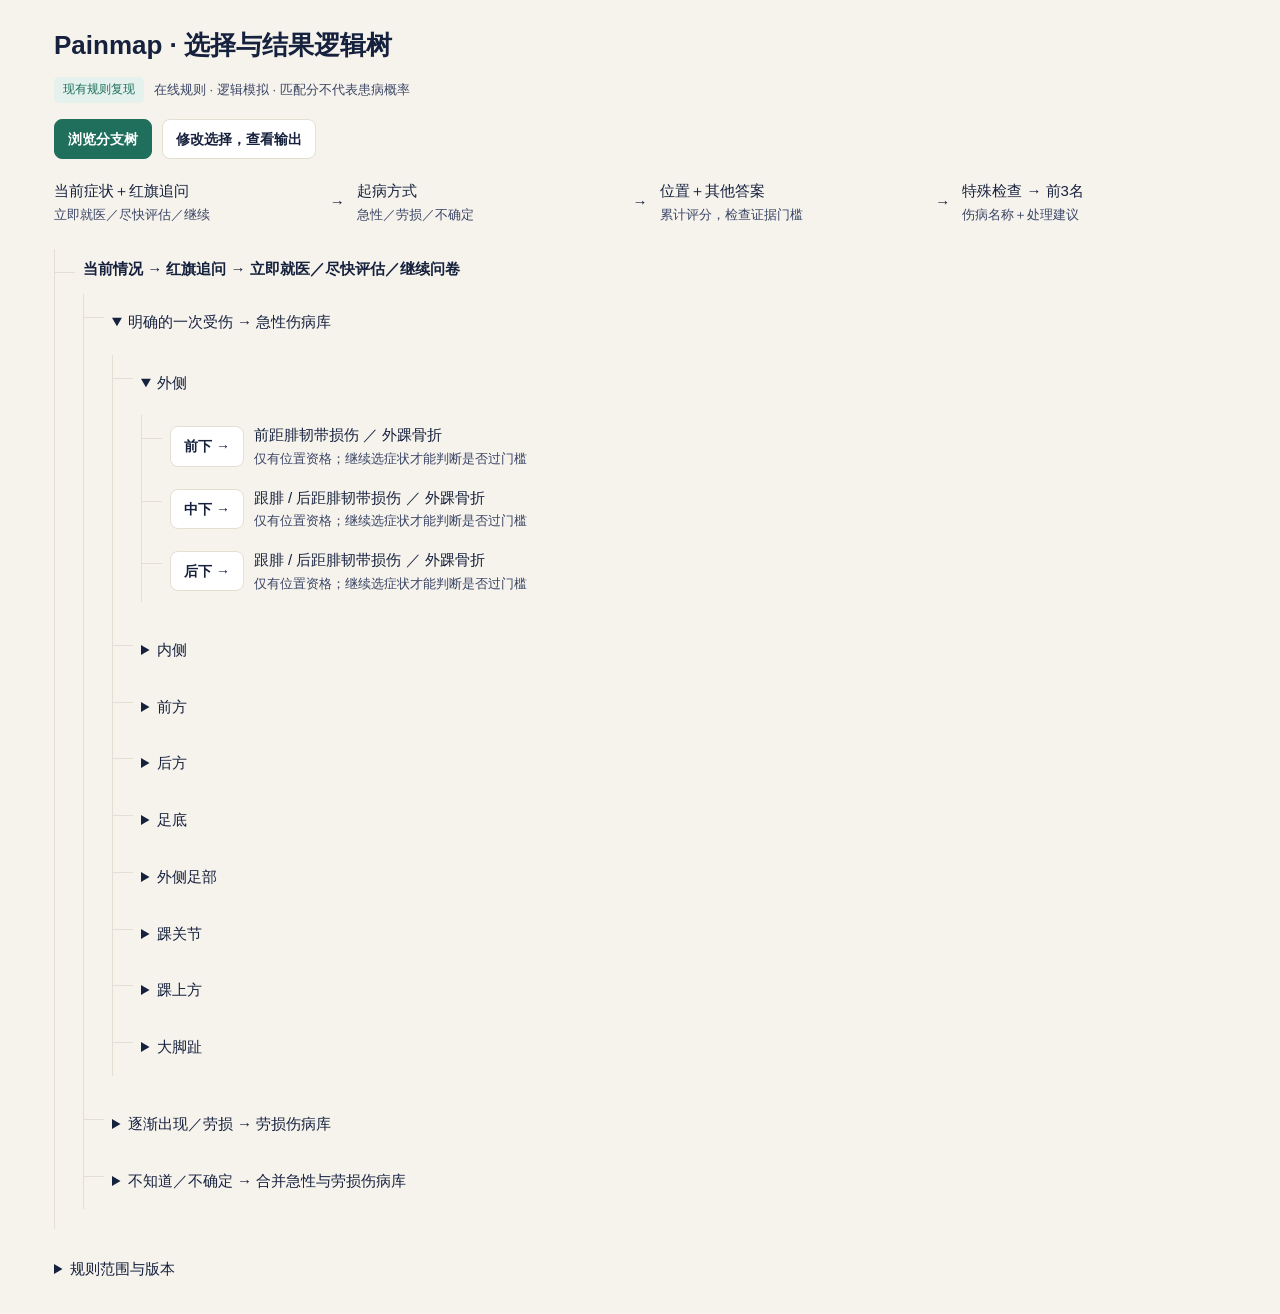
<file: logic-tree.html>
<!doctype html>
<html lang="zh-CN"><head><meta charset="utf-8"><meta name="viewport" content="width=device-width,initial-scale=1"><title>Painmap · 逻辑树</title><link rel="stylesheet" href="css/styles.css"><link rel="stylesheet" href="css/logic-tree.css?v=20260927-logic-tree"></head><body class="logic-body"><main class="logic-main">
<div id="painmap-logic">
  <h2>Painmap · 选择与结果逻辑树</h2>
  <div class="viz-row"><span class="viz-badge">现有规则复现</span><span class="text-small text-muted">在线规则 · 逻辑模拟 · 匹配分不代表患病概率</span></div>
  <div class="viz-controls" style="margin:16px 0"><button class="btn" data-view="tree" aria-pressed="true">浏览分支树</button><button class="btn" data-view="simulate" aria-pressed="false">修改选择，查看输出</button></div>
  <section data-panel="tree">
    <div class="flow" aria-label="筛查整体流程"><div>当前症状＋红旗追问<small>立即就医／尽快评估／继续</small></div><span aria-hidden="true">→</span><div>起病方式<small>急性／劳损／不确定</small></div><span aria-hidden="true">→</span><div>位置＋其他答案<small>累计评分，检查证据门槛</small></div><span aria-hidden="true">→</span><div>特殊检查 → 前3名<small>伤病名称＋处理建议</small></div></div>
    <div id="branch-tree"></div>
  </section>
  <section data-panel="simulate" hidden>
    <div class="text-small text-muted">模拟答案 · 已预填示例，可逐项修改</div>
    <div id="path-label" class="viz-row" aria-live="polite"></div>
    <div class="sim-layout">
      <div id="answer-editor"></div>
      <div><h3>当前组合 → 输出</h3><div id="live-output" aria-live="polite"></div></div>
    </div>
    <div id="condition-detail"></div>
  </section>
  <details style="margin-top:20px"><summary>规则范围与版本</summary><div class="text-small">本页读取与筛查同站点的题目、伤病库、评分引擎和建议文案。模拟选择只在当前浏览器标签页保存，不会写入筛查数据库。界面按逻辑分组；真实问卷先填写病史，再选择位置。</div></details>
</div>
</main>
<script src="js/data/questions.js?v=20260927-logic-tree"></script>
<script src="js/data/acuteConditions.js?v=20260927-logic-tree"></script>
<script src="js/data/chronicConditions.js?v=20260927-logic-tree"></script>
<script src="js/data/rehab.js?v=20260927-logic-tree"></script>
<script src="js/data/specialTests.js?v=20260927-logic-tree"></script>
<script src="js/engine/scoring.js?v=20260927-logic-tree"></script>
<script src="js/triage.js?v=20261003-progress"></script>
<script src="js/logic-tree.js?v=20260928-safety"></script>
</body></html>
</file>
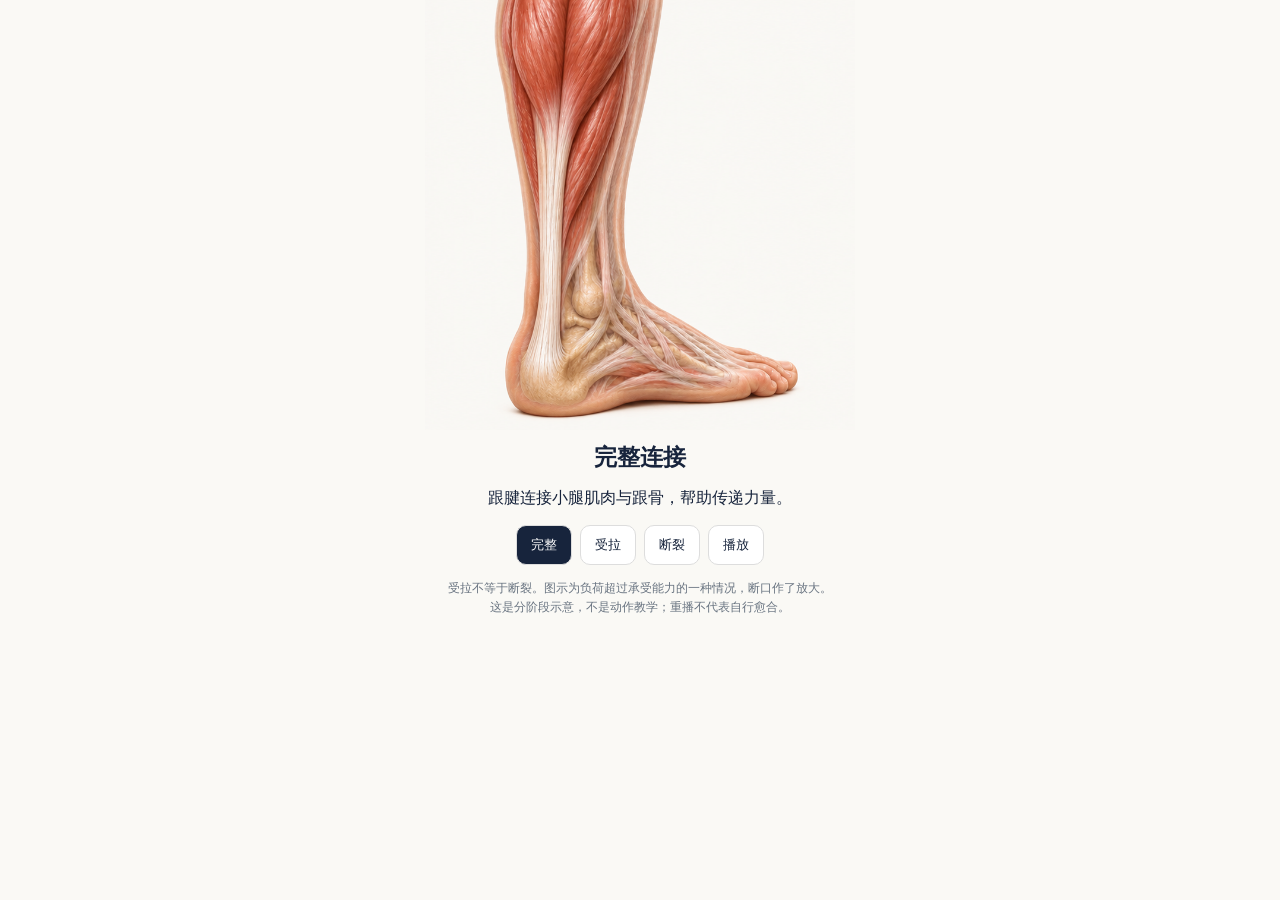
<file: assets/reference/achilles-animation.html>
<!doctype html><html lang="zh"><meta charset="utf-8"><meta name="viewport" content="width=device-width,initial-scale=1"><title>跟腱受拉与断裂</title><style>body{margin:0;background:#faf9f5;color:#17243c;font-family:system-ui;text-align:center}.frame{max-width:430px;aspect-ratio:1;margin:auto;background-image:url(achilles-stages.png);background-size:300% 100%;background-position:0% 0}h2{font-size:23px;margin:12px}p{line-height:1.6;margin:10px 20px}button{padding:10px 14px;margin:4px;border:1px solid #ddd;border-radius:10px;background:white;color:#17243c;cursor:pointer}button[aria-pressed=true]{background:#17243c;color:white}.quiet{font-size:12px;color:#697481}</style><div class="frame" role="img" aria-label="跟腱完整连接"></div><h2 id="title"></h2><p id="description"></p><div><button data-stage="0">完整</button><button data-stage="1">受拉</button><button data-stage="2">断裂</button><button id="play">播放</button></div><p class="quiet">受拉不等于断裂。图示为负荷超过承受能力的一种情况，断口作了放大。<br>这是分阶段示意，不是动作教学；重播不代表自行愈合。</p><script>
const stages=[['完整连接','跟腱连接小腿肌肉与跟骨，帮助传递力量。'],['运动中受拉','脚向背屈方向移动时，跟腱会受拉；正常活动并不意味着会断裂。'],['负荷超出承受能力后断裂','部分或全部纤维断开；这里展示完全断裂，断端出现分离。']];let stage=0,playing=false;function show(n){stage=n;document.querySelector('.frame').style.backgroundPosition=(n*50)+'% 0';document.querySelector('.frame').setAttribute('aria-label',stages[n][0]);document.querySelector('#title').textContent=stages[n][0];document.querySelector('#description').textContent=stages[n][1];document.querySelectorAll('[data-stage]').forEach(b=>b.setAttribute('aria-pressed',Number(b.dataset.stage)===n));}document.querySelectorAll('[data-stage]').forEach(b=>b.onclick=()=>{playing=false;document.querySelector('#play').textContent='播放';show(Number(b.dataset.stage));});document.querySelector('#play').onclick=()=>{playing=!playing;document.querySelector('#play').textContent=playing?'暂停':'播放';};if(matchMedia('(prefers-reduced-motion: reduce)').matches){playing=false;document.querySelector('#play').textContent='播放';}setInterval(()=>{if(playing)show((stage+1)%3)},2800);show(0);
</script></html>
</file>
<file: css/styles.css>
:root{
  --ink:        #16213E;
  --ink-soft:   #3A4566;
  --court:      #F6F3EC;
  --panel:      #FFFFFF;
  --line:       #E4DFD2;
  --orange:     #E8720B;
  --orange-dark:#C55A00;
  --teal:       #1F6F5C;
  --teal-soft:  #E4F1EC;
  --red:        #C23B3B;
  --red-soft:   #FBE9E7;
  --amber:      #C98A1B;
  --amber-soft: #FCF1DC;

  --display: "Oswald", "PingFang SC", "Microsoft YaHei", sans-serif;
  --body: "Inter", "PingFang SC", "Microsoft YaHei", sans-serif;
  --mono: "IBM Plex Mono", "SF Mono", monospace;

  --radius: 10px;
  --shadow: 0 2px 10px rgba(22,33,62,0.06), 0 1px 2px rgba(22,33,62,0.08);
}

*{box-sizing:border-box;}
html,body{margin:0;padding:0;}
body{
  background:
    linear-gradient(var(--court), var(--court)) ,
    repeating-linear-gradient(90deg, transparent, transparent 119px, rgba(22,33,62,0.025) 120px);
  color:var(--ink);
  font-family:var(--body);
  min-height:100vh;
  line-height:1.5;
}

/* ---------- Scoreboard header ---------- */
#scoreboard{
  position:sticky; top:0; z-index:50;
  background:var(--ink);
  border-bottom:3px solid var(--orange);
}
.sb-inner{
  max-width:960px; margin:0 auto;
  display:flex; align-items:center; gap:28px;
  padding:12px 20px;
}
.sb-logo{
  font-family:var(--display); font-weight:600; letter-spacing:.03em;
  color:#fff; font-size:15px; white-space:nowrap;
  display:flex; align-items:center; gap:8px;
}
.sb-logo span{color:var(--court); opacity:.85; font-family:var(--body); font-weight:600;}
.quarter-track{ display:flex; gap:4px; flex:1; overflow-x:auto; }
.q{
  flex:1; min-width:74px;
  text-align:center; padding:6px 4px;
  border-radius:6px; opacity:.42;
  transition:opacity .25s, background .25s;
}
.q .q-label{
  display:block; font-family:var(--mono); font-weight:600; font-size:11px;
  color:var(--orange); letter-spacing:.08em;
}
.q .q-name{
  display:block; font-size:11px; color:#fff; margin-top:2px; white-space:nowrap;
}
.q.active{ opacity:1; background:rgba(232,114,11,0.16); }
.q.done{ opacity:.75; }
.q.done .q-label::after{content:" ✓"; color:var(--teal);}

/* ---------- Layout ---------- */
#app{
  max-width:720px; margin:0 auto;
  padding:36px 20px 60px;
  min-height:60vh;
}
#appFooter{
  max-width:720px; margin:0 auto; padding:0 20px 40px;
  font-size:12px; color:var(--ink-soft); text-align:center;
}

/* ---------- Opening language choice ---------- */
.language-screen{padding-top:34px; text-align:center;}
.language-screen .title span{font-size:.72em; color:var(--ink-soft);}
.language-grid{display:grid; grid-template-columns:repeat(2,minmax(0,1fr)); gap:16px; margin-top:30px;}
.language-choice{
  appearance:none; border:2px solid var(--line); border-radius:14px; background:var(--panel);
  color:var(--ink); padding:28px 18px; cursor:pointer; box-shadow:var(--shadow);
  display:flex; flex-direction:column; align-items:center; gap:7px;
  transition:transform .16s ease,border-color .16s ease,box-shadow .16s ease;
}
.language-choice:hover,.language-choice:focus-visible{border-color:var(--orange); transform:translateY(-2px); box-shadow:0 8px 24px rgba(22,33,62,.12); outline:none;}
.language-choice strong{font-family:var(--display); font-size:30px; line-height:1.1;}
.language-choice span{font-size:14px; color:var(--ink-soft);}
.language-loading,.language-error{text-align:center; padding-top:80px;}
@media(max-width:540px){.language-grid{grid-template-columns:1fr;}.language-choice{padding:23px 16px;}}

.screen{ animation:rise .35s ease; }
@keyframes rise{ from{opacity:0; transform:translateY(6px);} to{opacity:1; transform:translateY(0);} }

.eyebrow{
  font-family:var(--mono); font-size:12px; letter-spacing:.12em;
  color:var(--orange-dark); text-transform:uppercase; font-weight:600;
  margin:0 0 8px;
}
h1.title{
  font-family:var(--display); font-size:28px; font-weight:600;
  margin:0 0 6px; line-height:1.25; letter-spacing:.01em;
}
p.subtitle{ color:var(--ink-soft); margin:0 0 28px; font-size:15px; }

.card{
  background:var(--panel); border:1px solid var(--line);
  border-radius:var(--radius); box-shadow:var(--shadow);
  padding:24px; margin-bottom:20px;
}

/* ---------- Options ---------- */
.options{ display:flex; flex-direction:column; gap:10px; margin-top:6px; }
.opt{
  display:flex; align-items:center; gap:12px;
  border:1.5px solid var(--line); background:var(--panel);
  border-radius:8px; padding:14px 16px; cursor:pointer;
  font-size:15px; text-align:left; transition:border-color .15s, background .15s, transform .1s;
}
.opt:hover{ border-color:var(--orange); }
.opt:active{ transform:scale(0.99); }
.opt .num{
  font-family:var(--mono); font-size:11px; color:#fff;
  background:var(--ink-soft); border-radius:50%;
  width:22px; height:22px; min-width:22px;
  display:flex; align-items:center; justify-content:center;
}
.opt.selected{ border-color:var(--orange); background:#FFF4E9; }
.opt.selected .num{ background:var(--orange); }
.opt .desc{ color:var(--ink-soft); font-size:12.5px; display:block; margin-top:2px;}

/* ---------- Visual symptom references ---------- */
.visual-reference{margin:0 0 18px;border:1px solid var(--line);border-radius:10px;overflow:hidden;background:#faf8f4;}
.visual-reference img{display:block;width:100%;height:auto;}
.visual-reference-labels{display:grid;grid-template-columns:repeat(4,1fr);border-top:1px solid var(--line);}
.visual-reference-labels span{padding:8px 4px;text-align:center;font-size:11px;font-weight:700;color:var(--ink-soft);border-right:1px solid var(--line);}
.visual-reference-labels span:last-child{border-right:0;}
.visual-reference-note{font-size:11.5px;color:var(--ink-soft);margin:8px 2px 0;}

/* ---------- Clickable clinical glossary ---------- */
.clinical-term{color:#6b3fb3;background:#f1eaff;border-bottom:1px dashed #6b3fb3;border-radius:3px;padding:0 2px;font-weight:650;cursor:help;}
.clinical-term:hover,.clinical-term:focus{background:#e5d7ff;outline:2px solid rgba(107,63,179,.22);outline-offset:2px;}
.glossary-backdrop{position:fixed;inset:0;z-index:200;background:rgba(11,18,38,.62);display:flex;align-items:center;justify-content:center;padding:18px;}
.glossary-modal{width:min(520px,100%);max-height:88vh;overflow:auto;background:#fff;border-radius:14px;box-shadow:0 24px 70px rgba(0,0,0,.3);padding:22px;position:relative;}
.glossary-close{position:absolute;right:14px;top:12px;border:0;background:var(--court);width:34px;height:34px;border-radius:50%;font-size:22px;cursor:pointer;color:var(--ink);}
.glossary-modal h2{font-family:var(--display);margin:0 42px 6px 0;font-size:25px;}
.glossary-modal p{color:var(--ink-soft);margin:0 0 15px;}
.glossary-visual{border:1px solid var(--line);border-radius:10px;background:#faf8f4;padding:10px;}
.glossary-visual svg{display:block;width:100%;height:auto;max-height:230px;}
.glossary-visual img{display:block;width:100%;height:auto;max-height:360px;object-fit:contain;border-radius:7px;}
.glossary-cue{margin-top:10px;padding:9px 12px;border-radius:8px;background:#fff1e0;color:var(--orange-dark);font-weight:800;text-align:center;}
.glossary-hint{font-size:11px;color:var(--ink-soft);margin-top:9px;}

/* ---------- Buttons ---------- */
.btn-row{ display:flex; gap:12px; margin-top:24px; flex-wrap:wrap; }
.btn{
  font-family:var(--body); font-weight:600; font-size:15px;
  border:none; border-radius:8px; padding:13px 26px; cursor:pointer;
  transition:transform .1s, box-shadow .15s, background .15s;
}
.btn:active{ transform:scale(0.98); }
.btn-primary{ background:var(--orange); color:#fff; }
.btn-primary:hover{ background:var(--orange-dark); }
.btn-primary:disabled{ background:#E8D9C6; color:#fff; cursor:not-allowed; }
.btn-secondary{ background:transparent; color:var(--ink-soft); border:1.5px solid var(--line); }
.btn-secondary:hover{ border-color:var(--ink-soft); color:var(--ink); }
.btn-danger{ background:var(--red); color:#fff; }

/* ---------- VAS slider ---------- */
.vas-wrap{ margin:22px 0 8px; }
.vas-value{
  font-family:var(--display); font-size:56px; color:var(--orange);
  text-align:center; line-height:1;
}
.vas-desc{ text-align:center; color:var(--ink-soft); font-size:13px; margin-top:6px; height:18px;}
input[type=range]{
  width:100%; margin-top:18px; accent-color:var(--orange); height:6px;
}
.vas-scale{ display:flex; justify-content:space-between; font-size:11px; color:var(--ink-soft); margin-top:4px;}

/* ---------- Checkbox list (multi) ---------- */
.checklist{ display:flex; flex-direction:column; gap:10px; }
.chk{
  display:flex; align-items:center; gap:12px;
  border:1.5px solid var(--line); border-radius:8px; padding:13px 16px;
  cursor:pointer; font-size:15px;
}
.chk.selected{ border-color:var(--red); background:var(--red-soft); }
.chk .box{
  width:18px; height:18px; border-radius:4px; border:2px solid var(--ink-soft);
  display:flex; align-items:center; justify-content:center; flex:none;
}
.chk.selected .box{ background:var(--red); border-color:var(--red); color:#fff; font-size:12px; }

/* ---------- Emergency screen ---------- */
.emergency{
  background:var(--red); color:#fff; border-radius:var(--radius);
  padding:32px; text-align:center;
}
.emergency .icon{ font-size:44px; }
.emergency h1{ font-family:var(--display); font-size:26px; margin:12px 0 10px; }
.emergency p{ font-size:15px; opacity:.95; }

/* ---------- Pain map ---------- */
.view-tabs{ display:flex; gap:6px; flex-wrap:wrap; margin-bottom:16px; }
.view-tab{
  font-family:var(--mono); font-size:12px; font-weight:600;
  padding:8px 12px; border-radius:6px; border:1.5px solid var(--line);
  background:var(--panel); cursor:pointer; color:var(--ink-soft);
}
.view-tab.active{ background:var(--ink); color:#fff; border-color:var(--ink); }
.foot-svg-wrap{ display:flex; justify-content:center; padding:10px 0 4px; }
.foot-svg-wrap svg{ max-width:100%; height:auto; }
.foot-region{ fill:#EFE9DA; stroke:var(--ink-soft); stroke-width:1.4; cursor:pointer; transition:fill .15s; }
.foot-region:hover{ fill:#FFDDB3; }
.foot-region.selected{ fill:var(--orange); }
.foot-label{ font-family:var(--body); font-size:10.5px; fill:var(--ink); pointer-events:none; }
.loc-grid{display:grid;grid-template-columns:repeat(2,minmax(0,1fr));gap:12px;}
.loc-card{border:1.5px solid var(--line);background:#fff;border-radius:10px;padding:12px;cursor:pointer;text-align:center;}
.loc-card:hover,.loc-card.selected{border-color:var(--orange);background:#fff4e9;}
.loc-thumb{display:flex;height:210px;align-items:center;justify-content:center;overflow:hidden;position:relative;border-radius:8px;background:#faf8f4;}
.loc-thumb img{width:100%;height:100%;object-fit:cover;display:block;}
.region-marker{position:absolute;width:34px;height:34px;border:3px solid #fff;border-radius:50%;background:rgba(232,114,11,.72);box-shadow:0 1px 7px rgba(0,0,0,.28);transform:translate(-50%,-50%);}
.region-marker.great-toe{left:43%;top:18%;}.region-marker.front{left:52%;top:43%;}.region-marker.medial{left:30%;top:59%;}.region-marker.lateral{left:29%;top:59%;}.region-marker.above{left:52%;top:82%;}.region-marker.posterior{left:50%;top:57%;}.region-marker.plantar{left:50%;top:55%;width:54px;height:54px;}
.region-marker.lateral-foot{left:62%;top:49%;}.region-marker.ankle-joint{left:52%;top:72%;width:48px;height:48px;}
.region-marker.forefoot{left:50%;top:30%;width:58px;height:58px;}.region-marker.midfoot{left:52%;top:52%;}.region-marker.arch{left:42%;top:59%;}.region-marker.medial-heel{left:43%;top:79%;}
.region-marker.lat-anterior{left:39%;top:58%;}.region-marker.lat-middle{left:29%;top:62%;}.region-marker.lat-posterior{left:19%;top:65%;}
.region-marker.med-anterior{left:40%;top:60%;}.region-marker.med-middle{left:30%;top:63%;}.region-marker.med-posterior{left:20%;top:66%;}.region-marker.navicular{left:49%;top:70%;}
.region-marker.ankle-front{left:52%;top:72%;}.region-marker.dorsal-midfoot{left:52%;top:50%;}.region-marker.achilles{left:50%;top:45%;}.region-marker.heel{left:50%;top:72%;}
.region-marker.above-ankle{left:52%;top:84%;}.region-marker.mtp{left:43%;top:27%;}.region-marker.first-metatarsal{left:44%;top:38%;}
.region-marker.fifth-met-base{left:62%;top:51%;}.region-marker.lateral-midfoot{left:61%;top:44%;}.region-marker.joint-medial{left:43%;top:72%;}.region-marker.joint-central{left:52%;top:72%;}.region-marker.joint-lateral{left:61%;top:72%;}
.detail-grid .loc-thumb{height:250px;}
.loc-label{display:block;font-weight:700;margin-top:8px;}
.factor-points.factor-location{color:#fff;background:var(--teal);}
.factor-points.factor-other{color:#fff;background:var(--ink-soft);}
@media(max-width:520px){.loc-grid{grid-template-columns:1fr;}}
@media(max-width:520px){.visual-reference-labels span{font-size:9.5px;padding:7px 2px;}}

/* ---------- Results ---------- */
.result-card{
  border:1.5px solid var(--line); border-radius:var(--radius);
  background:var(--panel); padding:20px 22px; margin-bottom:16px; box-shadow:var(--shadow);
  position:relative; overflow:hidden;
}
.result-card.rank1{ border-color:var(--orange); }
.result-card::before{
  content:attr(data-rank); position:absolute; top:0; right:0;
  font-family:var(--display); font-size:64px; color:var(--line);
  line-height:1; padding:6px 14px; z-index:0;
}
.result-head{ display:flex; align-items:baseline; gap:10px; position:relative; z-index:1;}
.result-rank{
  font-family:var(--mono); font-size:12px; color:#fff; background:var(--ink);
  padding:3px 8px; border-radius:4px; font-weight:600;
}
.result-card.rank1 .result-rank{ background:var(--orange); }
.result-name-zh{ font-size:19px; font-weight:700; }
.result-name-en{ font-size:12px; color:var(--ink-soft); }
.match-bar-track{
  height:8px; background:var(--line); border-radius:4px; margin:10px 0 4px; overflow:hidden;
}
.match-bar-fill{ height:100%; background:linear-gradient(90deg, var(--orange), var(--amber)); }
.match-pct{ font-family:var(--mono); font-weight:600; color:var(--orange-dark); font-size:13px; }
.factor-list{ margin:12px 0 0; padding-left:0; list-style:none; font-size:13.5px; }
.factor-list li{ padding:3px 0 3px 20px; position:relative; color:var(--ink-soft); display:flex; justify-content:space-between; gap:10px; }
.factor-list li::before{ content:"▸"; position:absolute; left:0; color:var(--orange); }
.factor-desc{ flex:1; }
.factor-points{
  font-family:var(--mono); font-weight:700; font-size:12px; white-space:nowrap;
  padding:1px 7px; border-radius:4px; color:var(--ink-soft); background:var(--court);
}
.factor-points.factor-base{ color:var(--ink); background:var(--line); }
.factor-points.factor-global{ color:var(--orange-dark); background:#FFF1E0; }
.factor-points.factor-history{ color:var(--teal); background:var(--teal-soft); }
.factor-points.factor-override{ color:#fff; background:var(--red); }

/* ---------- Score breakdown screen (加分透明度) ---------- */
.breakdown-card{ padding:18px 20px; }
.breakdown-head{ display:flex; align-items:center; gap:12px; margin-bottom:4px; }
.breakdown-rank{
  font-family:var(--mono); font-weight:700; font-size:13px; color:#fff;
  background:var(--ink-soft); border-radius:5px; padding:3px 8px; flex:none;
}
.breakdown-name-zh{ font-size:16px; font-weight:700; }
.breakdown-name-en{ font-size:11.5px; color:var(--ink-soft); }
.breakdown-score{
  margin-left:auto; font-family:var(--mono); font-weight:700; font-size:15px;
  color:var(--orange-dark); white-space:nowrap;
}
.test-chip{
  display:inline-block; font-size:12px; background:var(--teal-soft); color:var(--teal);
  border-radius:5px; padding:4px 9px; margin:6px 6px 0 0; font-weight:600;
}
.section-label{
  font-family:var(--mono); font-size:11px; letter-spacing:.08em; text-transform:uppercase;
  color:var(--ink-soft); margin:14px 0 4px;
}
.rec-box{
  background:var(--teal-soft); border-left:4px solid var(--teal);
  border-radius:0 8px 8px 0; padding:16px 18px; margin-top:24px; font-size:14.5px;
}
.rec-box.urgent{ background:var(--red-soft); border-left-color:var(--red); }
.screening-summary{display:flex;justify-content:space-between;gap:16px;align-items:center;background:var(--teal-soft);border-radius:8px;padding:12px 14px;margin:-10px 0 18px;font-size:13px;}
.screening-summary span{color:var(--teal);font-weight:700;text-align:right;}
.location-exclusions{margin:20px 0 0;border:1px solid var(--line);border-radius:8px;background:var(--panel);padding:12px 14px;color:var(--ink-soft);font-size:13px;}
.location-exclusions summary{cursor:pointer;color:var(--ink);font-weight:700;}
.location-exclusions p{margin:10px 0 0;line-height:1.65;}
.test-weight-note p{margin:8px 0 0;color:var(--ink-soft);font-size:13px;}
.no-match-card{border-left:4px solid var(--amber);background:var(--amber-soft);}
.no-match-card p{margin:0 0 9px;color:var(--ink-soft);font-size:13.5px;}
.no-match-card p:last-child{margin-bottom:0;}

.progress-note{ font-size:12px; color:var(--ink-soft); margin-top:-14px; margin-bottom:22px; }

/* ---------- Anonymous data consent / save status ---------- */
.consent-card{border-left:4px solid var(--teal);background:var(--teal-soft);}
.consent-title{margin:0 0 7px;font-weight:700;color:var(--teal);}
.consent-copy{margin:0 0 14px;color:var(--ink-soft);font-size:13.5px;line-height:1.55;}
.consent-control{display:flex;gap:10px;align-items:flex-start;font-size:13.5px;font-weight:600;cursor:pointer;}
.consent-control input{width:18px;height:18px;margin:1px 0 0;accent-color:var(--teal);flex:none;}
.consent-details{margin-top:12px;font-size:12px;color:var(--ink-soft);}
.consent-details summary{cursor:pointer;font-weight:700;color:var(--ink);}
.consent-details p{margin:7px 0 0;line-height:1.55;}
.data-save-status{margin:18px 0 0;padding:11px 13px;border-radius:7px;background:var(--court);border:1px solid var(--line);font-size:12.5px;color:var(--ink-soft);}
.data-save-status.success{background:var(--teal-soft);border-color:var(--teal);color:var(--teal);font-weight:700;}
.data-save-status.warning{background:var(--amber-soft);border-color:var(--amber);color:var(--orange-dark);}
.data-save-status.error{background:var(--red-soft);border-color:var(--red);color:var(--red);}

/* ---------- Special test review screen ---------- */
.test-result-row{
  display:flex; flex-direction:column; gap:12px;
  padding:16px 0; border-bottom:1px solid var(--line);
}
.test-result-row:last-child{ border-bottom:none; }
.test-instructions{ display:flex; flex-direction:column; }
.test-result-name{ font-size:15px; font-weight:700; display:block; margin-bottom:8px; }
.gold-badge{
  font-family:var(--mono); font-size:10px; font-weight:700; letter-spacing:.04em;
  background:var(--amber); color:#fff; border-radius:4px; padding:2px 7px; margin-left:6px;
  vertical-align:middle;
}
.test-block{ margin:6px 0; }
.test-block-label{
  font-family:var(--mono); font-size:10.5px; letter-spacing:.06em; text-transform:uppercase;
  color:var(--ink-soft); display:block; margin-bottom:2px;
}
.test-block-label.positive-label{ color:var(--red); }
.test-block-label.negative-label{ color:var(--teal); }
.test-steps{ font-size:13.5px; color:var(--ink); line-height:1.6; margin:0; padding-left:20px; }
.test-steps li{ margin:2px 0; }
.test-positive{
  font-size:13.5px; color:var(--ink); background:var(--red-soft);
  border-radius:6px; padding:8px 10px; line-height:1.5;
}
.test-negative{
  font-size:13.5px; color:var(--ink); background:var(--teal-soft);
  border-radius:6px; padding:8px 10px; line-height:1.5;
}
.test-note{ font-size:12px; color:var(--ink-soft); margin:6px 0 0; font-style:italic; }
.test-result-btns{ display:flex; gap:8px; margin-top:4px; }
.test-btn{
  font-family:var(--body); font-size:12.5px; font-weight:600;
  border:1.5px solid var(--line); background:var(--panel); color:var(--ink-soft);
  border-radius:6px; padding:8px 16px; cursor:pointer; transition:all .15s; flex:1;
}
.test-btn.positive.active{ background:var(--red); border-color:var(--red); color:#fff; }
.test-btn.negative.active{ background:var(--teal); border-color:var(--teal); color:#fff; }
.test-btn.skip.active{ background:var(--ink-soft); border-color:var(--ink-soft); color:#fff; }
.test-btn:not(.active):hover{ border-color:var(--ink-soft); }

/* ---------- Rehab advice box (results screen) ---------- */
.rehab-box{
  background:var(--amber-soft); border-left:4px solid var(--amber);
  border-radius:0 8px 8px 0; padding:14px 18px; margin-top:14px;
}
.rehab-principle{margin:8px 0 10px;color:var(--teal);font-size:13px;font-weight:600;}
.rehab-box .section-label{ margin-top:0; color:var(--orange-dark); }
.rehab-list{ margin:6px 0 0; padding-left:20px; font-size:13.5px; color:var(--ink-soft); }
.rehab-list li{ margin:4px 0; }
.test-adjust-note{
  font-family:var(--mono); font-size:11.5px; color:var(--ink-soft);
  margin:2px 0 0;
}

@media (max-width: 640px){
  .quarter-track .q-name{ display:none; }
  h1.title{ font-size:23px; }
  .vas-value{ font-size:44px; }
}
</file>
<file: css/logic-tree.css>
.logic-body{background:var(--court);font-family:var(--body);font-size:15px;line-height:1.65;color:var(--ink)}
.logic-main{max-width:1220px;margin:0 auto;padding:24px}
#painmap-logic{--foreground:var(--ink);--muted-foreground:var(--ink-soft);--border:var(--line);--muted:var(--line);--viz-series-1:var(--teal);--viz-series-2:var(--orange)}
#painmap-logic h2{font-size:26px;margin:0 0 10px}#painmap-logic h3{font-size:18px;margin:18px 0 10px}#painmap-logic small,.text-small{font-size:13px}.text-muted{color:var(--ink-soft)}
#painmap-logic .btn{font-family:inherit;font-size:14px;line-height:1.45;border:1px solid var(--line);border-radius:8px;background:var(--panel);color:var(--ink);padding:9px 13px;cursor:pointer;text-align:left;white-space:normal}
#painmap-logic .btn:hover{background:var(--teal-soft)}#painmap-logic .btn[aria-pressed="true"]{background:var(--teal);color:var(--panel);border-color:var(--teal)}
#painmap-logic .btn-ghost{background:transparent;border-color:transparent}#painmap-logic .viz-row,#painmap-logic .viz-controls{display:flex;flex-wrap:wrap;align-items:center;gap:10px}#painmap-logic .viz-badge{background:var(--teal-soft);color:var(--teal);padding:3px 9px;border-radius:5px;font-size:12px}
#painmap-logic .form-label{display:grid;gap:6px;font-size:14px}#painmap-logic .form-select{font:inherit;color:var(--ink);background:var(--panel);padding:10px;border:1px solid var(--line);border-radius:7px;width:100%;min-width:0}
#painmap-logic .form-check{display:flex;align-items:center;gap:9px;cursor:pointer}#painmap-logic .form-check-input{accent-color:var(--teal);width:18px;height:18px;flex-shrink:0}
#painmap-logic .table{border-collapse:collapse;width:100%;table-layout:fixed;font-size:13px}#painmap-logic .table td,#painmap-logic .table th{text-align:left;padding:10px 7px;border-bottom:1px solid var(--line);overflow-wrap:anywhere}#painmap-logic .table th:first-child{width:60%}#painmap-logic .table th{color:var(--ink-soft)}
#painmap-logic hr{border:0;border-top:1px solid var(--line);margin:22px 0}#painmap-logic summary{cursor:pointer}#painmap-logic .tabular-nums{font-variant-numeric:tabular-nums}#painmap-logic button:focus-visible,#painmap-logic select:focus-visible,#painmap-logic summary:focus-visible{outline:3px solid var(--orange);outline-offset:3px}
@media(max-width:650px){.logic-main{padding:16px}#painmap-logic .form-select{font-size:16px}}

#painmap-logic .flow{display:flex;gap:12px;align-items:center;flex-wrap:wrap;margin:20px 0 24px}#painmap-logic .flow>div{flex:1;min-width:120px}#painmap-logic small{display:block;color:var(--muted-foreground)}
#painmap-logic .tree-list{list-style:none;margin:12px 0;padding-left:20px;border-left:1px solid var(--border)}#painmap-logic .tree-list>li{position:relative;padding:8px 0 8px 8px}#painmap-logic .tree-list>li:before{content:"";position:absolute;left:-20px;top:23px;width:20px;border-top:1px solid var(--border)}#painmap-logic summary{padding:8px 0}#painmap-logic .leaf{display:flex;align-items:center;gap:10px;flex-wrap:wrap}#painmap-logic .leaf-output{flex:1;min-width:150px}#painmap-logic .sim-layout{display:grid;grid-template-columns:minmax(0,1fr) minmax(0,1fr);gap:28px;margin-top:20px}#painmap-logic .editor-group{border-bottom:1px solid var(--border);padding-bottom:10px}#painmap-logic .fields{display:grid;gap:14px;margin:12px 0}#painmap-logic .option-checks{display:grid;gap:6px}#painmap-logic .candidate{margin-bottom:18px}#painmap-logic .candidate-head{display:flex;gap:8px;align-items:center;justify-content:space-between;flex-wrap:wrap}#painmap-logic .score-track{display:flex;height:6px;background:var(--muted);margin:8px 0}#painmap-logic .location-mark{background:var(--viz-series-1)}#painmap-logic .other-mark{background:var(--viz-series-2)}#painmap-logic .dot{display:inline-block;width:9px;height:9px;background:var(--viz-series-1);margin-right:5px}#painmap-logic .dot.other{background:var(--viz-series-2)}#painmap-logic .gates{display:grid;gap:8px;margin:14px 0}#painmap-logic .rule-columns{display:grid;grid-template-columns:minmax(0,1fr) minmax(0,1fr);gap:24px}#painmap-logic #condition-detail{margin-top:24px}#painmap-logic ul{padding-left:20px}#painmap-logic .feedback-line{margin:10px 0;color:var(--muted-foreground)}#painmap-logic [hidden]{display:none!important}#painmap-logic .coverage{color:var(--muted-foreground)}
@media(max-width:650px){#painmap-logic .sim-layout,#painmap-logic .rule-columns{grid-template-columns:1fr}#painmap-logic .tree-list{padding-left:12px}#painmap-logic .tree-list>li:before{left:-12px;width:12px}#painmap-logic .flow>span{display:none}}
</file>
